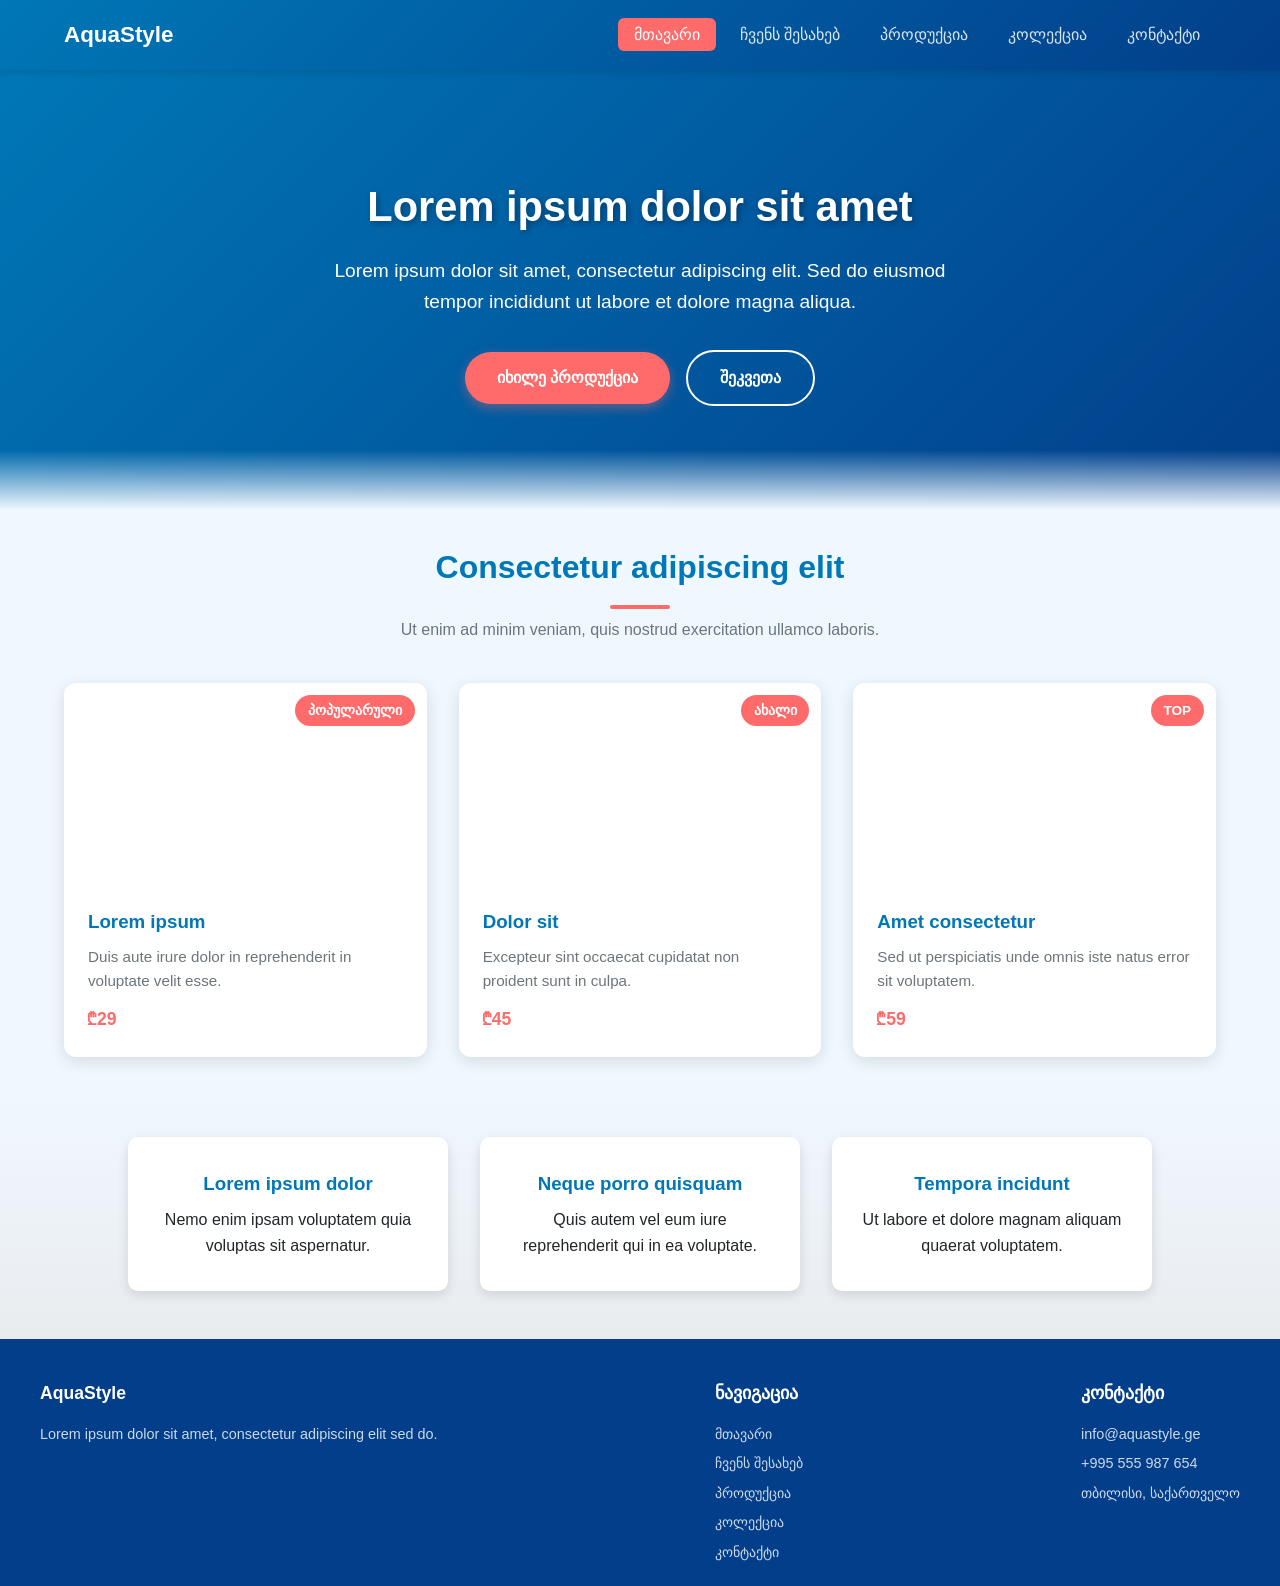
<file: index.html>
<!DOCTYPE html>
<html lang="ka">
<head>
  <meta charset="UTF-8">
  <meta name="viewport" content="width=device-width, initial-scale=1.0">
  <title>AquaStyle — მთავარი</title>
  <link rel="stylesheet" href="css/style.css">
</head>
<body>

  <header class="site-header">
    <div class="header-inner">
      <a href="index.html" class="logo">AquaStyle</a>
      <nav class="main-nav" aria-label="მთავარი ნავიგაცია">
        <ul>
          <li><a href="index.html" class="active">მთავარი</a></li>
          <li><a href="about.html">ჩვენს შესახებ</a></li>
          <li><a href="products.html">პროდუქცია</a></li>
          <li><a href="gallery.html">კოლექცია</a></li>
          <li><a href="contact.html">კონტაქტი</a></li>
        </ul>
      </nav>
    </div>
  </header>

  <main>
    <section class="hero">
      <div class="hero-content">
        <h1>Lorem ipsum dolor sit amet</h1>
        <p>Lorem ipsum dolor sit amet, consectetur adipiscing elit. Sed do eiusmod tempor incididunt ut labore et dolore magna aliqua.</p>
        <a href="products.html" class="btn pulse-animation">იხილე პროდუქცია</a>
        <a href="contact.html" class="btn btn-secondary">შეკვეთა</a>
      </div>
    </section>

    <section class="container">
      <div class="section-title">
        <h2>Consectetur adipiscing elit</h2>
        <p>Ut enim ad minim veniam, quis nostrud exercitation ullamco laboris.</p>
      </div>

      <div class="card-grid">
        <article class="card">
          <div class="card-image img-goggles">
            <span class="badge">პოპულარული</span>
          </div>
          <div class="card-body">
            <h3>Lorem ipsum</h3>
            <p>Duis aute irure dolor in reprehenderit in voluptate velit esse.</p>
            <p class="price">₾29</p>
          </div>
        </article>

        <article class="card">
          <div class="card-image img-shorts">
            <span class="badge">ახალი</span>
          </div>
          <div class="card-body">
            <h3>Dolor sit</h3>
            <p>Excepteur sint occaecat cupidatat non proident sunt in culpa.</p>
            <p class="price">₾45</p>
          </div>
        </article>

        <article class="card">
          <div class="card-image img-umbrella">
            <span class="badge">TOP</span>
          </div>
          <div class="card-body">
            <h3>Amet consectetur</h3>
            <p>Sed ut perspiciatis unde omnis iste natus error sit voluptatem.</p>
            <p class="price">₾59</p>
          </div>
        </article>
      </div>
    </section>

    <section class="features">
      <div class="feature-item">
        <h3>Lorem ipsum dolor</h3>
        <p>Nemo enim ipsam voluptatem quia voluptas sit aspernatur.</p>
      </div>
      <div class="feature-item">
        <h3>Neque porro quisquam</h3>
        <p>Quis autem vel eum iure reprehenderit qui in ea voluptate.</p>
      </div>
      <div class="feature-item">
        <h3>Tempora incidunt</h3>
        <p>Ut labore et dolore magnam aliquam quaerat voluptatem.</p>
      </div>
    </section>
  </main>

  <footer class="site-footer">
    <div class="footer-inner">
      <div class="footer-section">
        <h3>AquaStyle</h3>
        <p>Lorem ipsum dolor sit amet, consectetur adipiscing elit sed do.</p>
      </div>
      <div class="footer-section">
        <h3>ნავიგაცია</h3>
        <ul>
          <li><a href="index.html">მთავარი</a></li>
          <li><a href="about.html">ჩვენს შესახებ</a></li>
          <li><a href="products.html">პროდუქცია</a></li>
          <li><a href="gallery.html">კოლექცია</a></li>
          <li><a href="contact.html">კონტაქტი</a></li>
        </ul>
      </div>
      <div class="footer-section">
        <h3>კონტაქტი</h3>
        <p>info@aquastyle.ge</p>
        <p>+995 555 987 654</p>
        <p>თბილისი, საქართველო</p>
      </div>
    </div>
  </footer>

  <script src="js/main.js"></script>
</body>
</html>
</file>
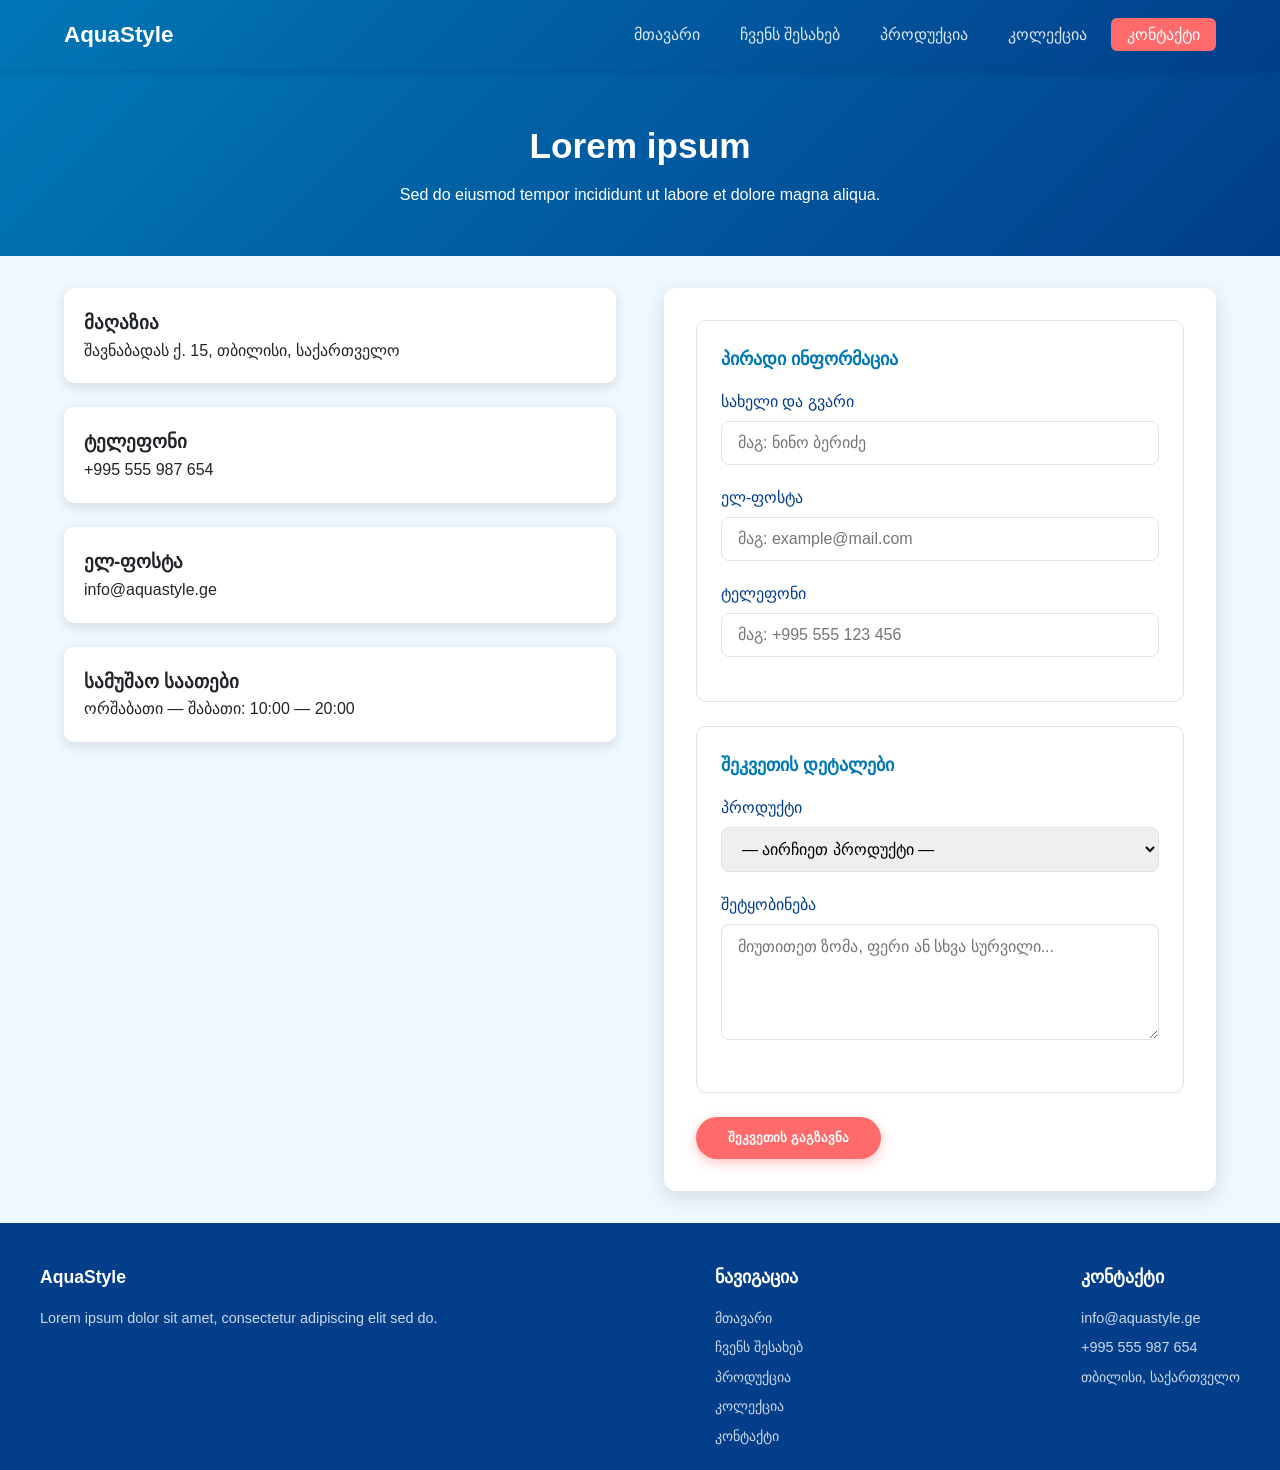
<file: contact.html>
<!DOCTYPE html>
<html lang="ka">
<head>
  <meta charset="UTF-8">
  <meta name="viewport" content="width=device-width, initial-scale=1.0">
  <meta name="description" content="AquaStyle — კონტაქტი და შეკვეთა">
  <title>AquaStyle — კონტაქტი</title>
  <link rel="stylesheet" href="css/style.css">
</head>
<body>

  <header class="site-header">
    <div class="header-inner">
      <a href="index.html" class="logo">AquaStyle</a>
      <nav class="main-nav" aria-label="მთავარი ნავიგაცია">
        <ul>
          <li><a href="index.html">მთავარი</a></li>
          <li><a href="about.html">ჩვენს შესახებ</a></li>
          <li><a href="products.html">პროდუქცია</a></li>
          <li><a href="gallery.html">კოლექცია</a></li>
          <li><a href="contact.html" class="active">კონტაქტი</a></li>
        </ul>
      </nav>
    </div>
  </header>

  <main>
    <section class="page-banner">
      <h1>Lorem ipsum</h1>
      <p>Sed do eiusmod tempor incididunt ut labore et dolore magna aliqua.</p>
    </section>

    <section class="container">
      <div class="contact-wrapper">

        <aside class="contact-info">
          <div class="info-card">
            <div>
              <h3>მაღაზია</h3>
              <p>შავნაბადას ქ. 15, თბილისი, საქართველო</p>
            </div>
          </div>
          <div class="info-card">
            <div>
              <h3>ტელეფონი</h3>
              <p>+995 555 987 654</p>
            </div>
          </div>
          <div class="info-card">
            <div>
              <h3>ელ-ფოსტა</h3>
              <p>info@aquastyle.ge</p>
            </div>
          </div>
          <div class="info-card">
            <div>
              <h3>სამუშაო საათები</h3>
              <p>ორშაბათი — შაბათი: 10:00 — 20:00</p>
            </div>
          </div>
        </aside>

        <form class="contact-form" id="contact-form" action="#" method="post" novalidate>

          <div class="form-section">
            <h3>პირადი ინფორმაცია</h3>

            <div class="form-group">
              <label for="name">სახელი და გვარი</label>
              <input type="text" id="name" name="name" placeholder="მაგ: ნინო ბერიძე" required>
            </div>

            <div class="form-group">
              <label for="email">ელ-ფოსტა</label>
              <input type="email" id="email" name="email" placeholder="მაგ: example@mail.com" required>
            </div>

            <div class="form-group">
              <label for="phone">ტელეფონი</label>
              <input type="tel" id="phone" name="phone" placeholder="მაგ: +995 555 123 456">
            </div>
          </div>

          <div class="form-section">
            <h3>შეკვეთის დეტალები</h3>

            <div class="form-group">
              <label for="product">პროდუქტი</label>
              <select id="product" name="product">
                <option value="">— აირჩიეთ პროდუქტი —</option>
                <option value="goggles">საცურაო სათვალე</option>
                <option value="monokini">მონოკინი</option>
                <option value="trunks">საცურაო შორტები</option>
                <option value="kids">ბავშვის კომპლექტი</option>
              </select>
            </div>

            <div class="form-group">
              <label for="message">შეტყობინება</label>
              <textarea id="message" name="message" rows="5" placeholder="მიუთითეთ ზომა, ფერი ან სხვა სურვილი..." required></textarea>
            </div>
          </div>

          <button type="submit" class="btn">შეკვეთის გაგზავნა</button>
          <div class="form-success" id="form-success">თქვენი შეკვეთა წარმატებით გაიგზავნა!</div>
        </form>

      </div>
    </section>
  </main>

  <footer class="site-footer">
    <div class="footer-inner">
      <div class="footer-section">
        <h3>AquaStyle</h3>
        <p>Lorem ipsum dolor sit amet, consectetur adipiscing elit sed do.</p>
      </div>
      <div class="footer-section">
        <h3>ნავიგაცია</h3>
        <ul>
          <li><a href="index.html">მთავარი</a></li>
          <li><a href="about.html">ჩვენს შესახებ</a></li>
          <li><a href="products.html">პროდუქცია</a></li>
          <li><a href="gallery.html">კოლექცია</a></li>
          <li><a href="contact.html">კონტაქტი</a></li>
        </ul>
      </div>
      <div class="footer-section">
        <h3>კონტაქტი</h3>
        <p>info@aquastyle.ge</p>
        <p>+995 555 987 654</p>
        <p>თბილისი, საქართველო</p>
      </div>
    </div>
  </footer>

  <div class="popup-overlay" id="popup">
    <div class="popup-box">
      <p id="popup-text"></p>
      <button type="button" class="btn" id="popup-close">დახურვა</button>
    </div>
  </div>

  <script src="js/main.js"></script>
</body>
</html>
</file>
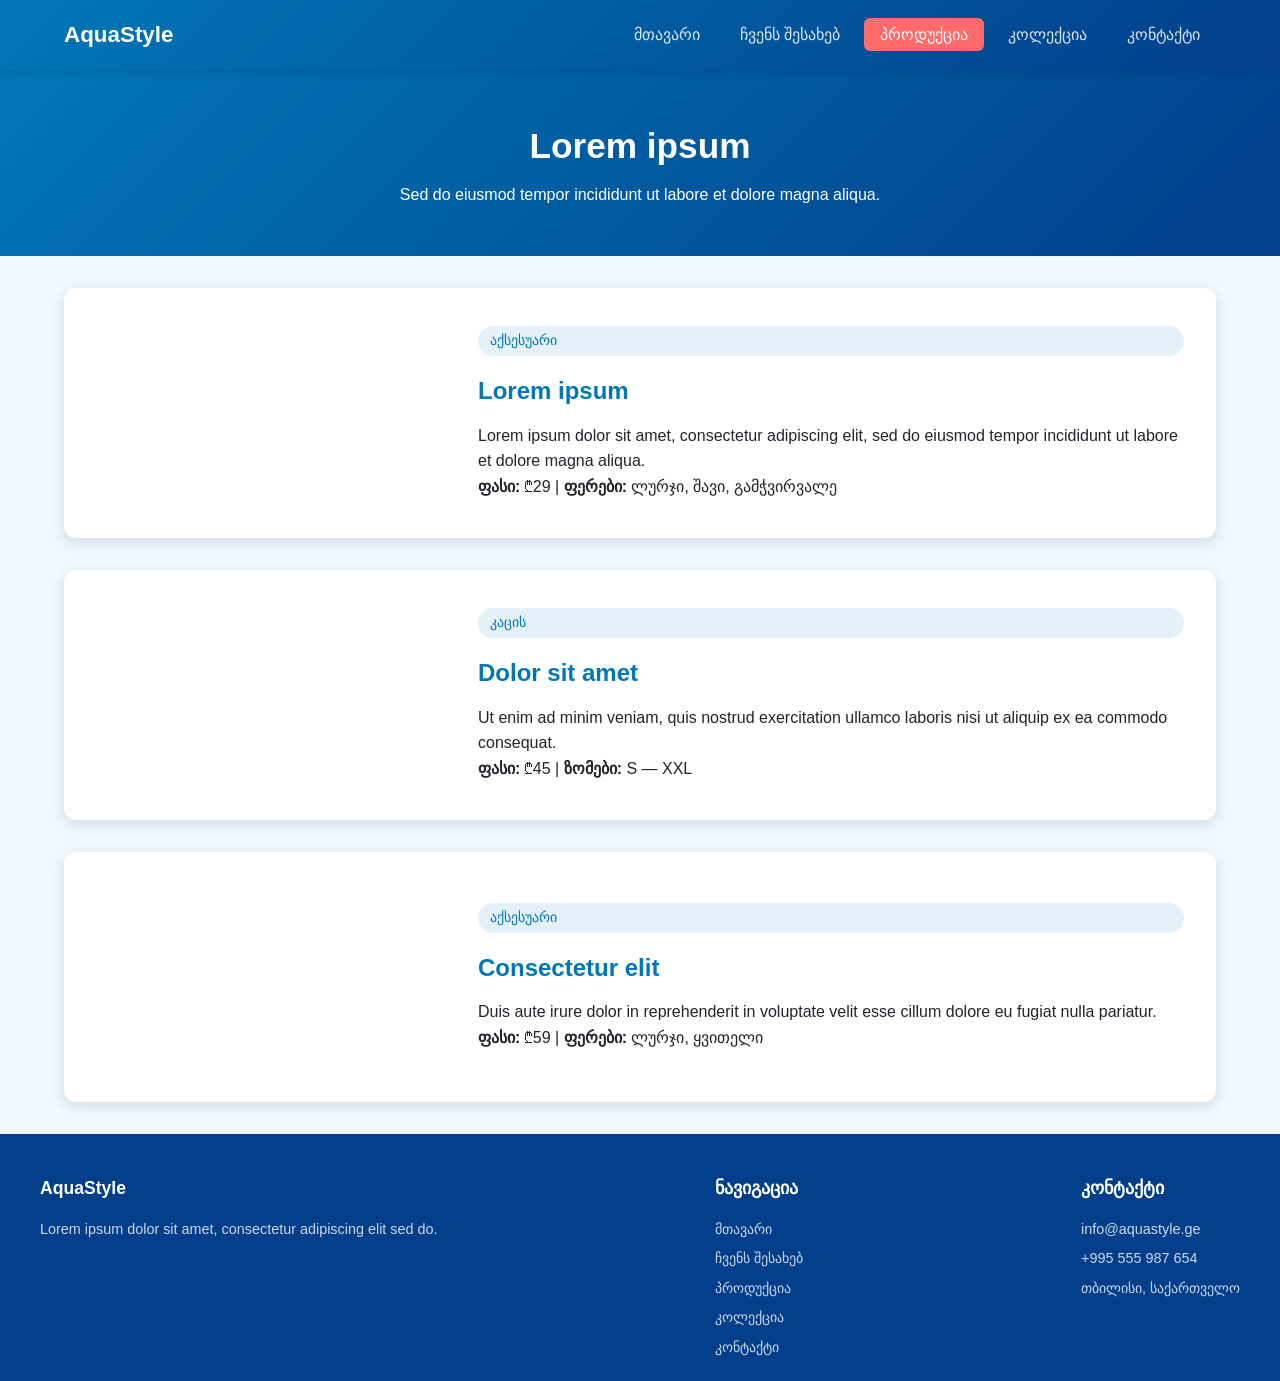
<file: products.html>
<!DOCTYPE html>
<html lang="ka">
<head>
  <meta charset="UTF-8">
  <meta name="viewport" content="width=device-width, initial-scale=1.0">
  <title>AquaStyle — პროდუქცია</title>
  <link rel="stylesheet" href="css/style.css">
</head>
<body>

  <header class="site-header">
    <div class="header-inner">
      <a href="index.html" class="logo">AquaStyle</a>
      <nav class="main-nav" aria-label="მთავარი ნავიგაცია">
        <ul>
          <li><a href="index.html">მთავარი</a></li>
          <li><a href="about.html">ჩვენს შესახებ</a></li>
          <li><a href="products.html" class="active">პროდუქცია</a></li>
          <li><a href="gallery.html">კოლექცია</a></li>
          <li><a href="contact.html">კონტაქტი</a></li>
        </ul>
      </nav>
    </div>
  </header>

  <main>
    <section class="page-banner">
      <h1>Lorem ipsum</h1>
      <p>Sed do eiusmod tempor incididunt ut labore et dolore magna aliqua.</p>
    </section>

    <section class="container">
      <div class="destination-list">

        <article class="destination-item">
          <div class="destination-img img-goggles"></div>
          <div class="destination-info">
            <span class="tag">აქსესუარი</span>
            <h3>Lorem ipsum</h3>
            <p>Lorem ipsum dolor sit amet, consectetur adipiscing elit, sed do eiusmod tempor incididunt ut labore et dolore magna aliqua.</p>
            <p><strong>ფასი:</strong> ₾29 | <strong>ფერები:</strong> ლურჯი, შავი, გამჭვირვალე</p>
          </div>
        </article>

        <article class="destination-item">
          <div class="destination-img img-shorts"></div>
          <div class="destination-info">
            <span class="tag">კაცის</span>
            <h3>Dolor sit amet</h3>
            <p>Ut enim ad minim veniam, quis nostrud exercitation ullamco laboris nisi ut aliquip ex ea commodo consequat.</p>
            <p><strong>ფასი:</strong> ₾45 | <strong>ზომები:</strong> S — XXL</p>
          </div>
        </article>

        <article class="destination-item">
          <div class="destination-img img-umbrella"></div>
          <div class="destination-info">
            <span class="tag">აქსესუარი</span>
            <h3>Consectetur elit</h3>
            <p>Duis aute irure dolor in reprehenderit in voluptate velit esse cillum dolore eu fugiat nulla pariatur.</p>
            <p><strong>ფასი:</strong> ₾59 | <strong>ფერები:</strong> ლურჯი, ყვითელი</p>
          </div>
        </article>

      </div>
    </section>
  </main>

  <footer class="site-footer">
    <div class="footer-inner">
      <div class="footer-section">
        <h3>AquaStyle</h3>
        <p>Lorem ipsum dolor sit amet, consectetur adipiscing elit sed do.</p>
      </div>
      <div class="footer-section">
        <h3>ნავიგაცია</h3>
        <ul>
          <li><a href="index.html">მთავარი</a></li>
          <li><a href="about.html">ჩვენს შესახებ</a></li>
          <li><a href="products.html">პროდუქცია</a></li>
          <li><a href="gallery.html">კოლექცია</a></li>
          <li><a href="contact.html">კონტაქტი</a></li>
        </ul>
      </div>
      <div class="footer-section">
        <h3>კონტაქტი</h3>
        <p>info@aquastyle.ge</p>
        <p>+995 555 987 654</p>
        <p>თბილისი, საქართველო</p>
      </div>
    </div>
  </footer>

  <script src="js/main.js"></script>
</body>
</html>
</file>
<file: css/style.css>
* {
  margin: 0;
  padding: 0;
  box-sizing: border-box;
}

html {
  scroll-behavior: smooth;
}

body {
  font-family: "Segoe UI", Tahoma, Geneva, Verdana, sans-serif;
  line-height: 1.6;
  color: #212529;
  background-color: rgb(240, 248, 255);
  min-height: 100vh;
  display: flex;
  flex-direction: column;
}

/* highlight color */
::selection {
  background-color: #0077b6;
  color: #ffffff;
}

img {
  max-width: 100%;
  height: auto;
  display: block;
}

a {
  text-decoration: none;
  color: inherit;
  transition: color 0.25s ease;
}

ul {
  list-style: none;
}

/* header */
.site-header {
  position: fixed;
  top: 0;
  left: 0;
  width: 100%;
  z-index: 1000;
  background: linear-gradient(135deg, #0077b6, #023e8a);
  box-shadow: 0 2px 8px rgba(0, 0, 0, 0.12);
}

.header-inner {
  max-width: 1200px;
  margin: 0 auto;
  padding: 0 1.5rem;
  display: flex;
  justify-content: space-between;
  align-items: center;
  height: 70px;
}

.logo {
  font-size: 1.4rem;
  font-weight: 700;
  color: #ffffff;
}

/* nav */
.main-nav ul {
  display: flex;
  gap: 0.5rem;
}

.main-nav a {
  color: rgba(255, 255, 255, 0.85);
  padding: 0.5rem 1rem;
  border-radius: 6px;
  font-weight: 500;
  transition: background-color 0.25s ease, transform 0.25s ease;
}

.main-nav a:hover {
  background-color: rgba(255, 255, 255, 0.15);
  color: #ffffff;
  transform: translateY(-2px);
}

.main-nav a.active {
  background-color: #ff6b6b;
  color: #ffffff;
}

main {
  flex: 1;
  margin-top: 70px;
}

.container {
  max-width: 1200px;
  margin: 0 auto;
  padding: 2rem 1.5rem;
}

/* hero */
.hero {
  position: relative;
  min-height: 440px;
  display: flex;
  align-items: center;
  justify-content: center;
  text-align: center;
  background: linear-gradient(135deg, #0077b6, #023e8a);
  color: #ffffff;
  overflow: hidden;
}

.hero::after {
  content: "";
  position: absolute;
  bottom: 0;
  left: 0;
  width: 100%;
  height: 60px;
  background: linear-gradient(transparent, rgb(240, 248, 255));
}

.hero-content {
  position: relative;
  z-index: 1;
  max-width: 700px;
  padding: 2rem;
  animation: fadeInUp 0.8s ease;
}

.hero h1 {
  font-size: 2.6rem;
  margin-bottom: 1rem;
  text-shadow: 2px 2px 6px rgba(0, 0, 0, 0.35);
}

.hero p {
  font-size: 1.2rem;
  margin-bottom: 2rem;
}

.btn {
  display: inline-block;
  padding: 0.85rem 2rem;
  background: #ff6b6b;
  color: #ffffff;
  font-weight: 600;
  border-radius: 50px;
  border: none;
  cursor: pointer;
  box-shadow: 0 4px 12px rgba(255, 107, 107, 0.4);
  transition: transform 0.25s ease, background-color 0.25s ease;
}

.btn:hover {
  background: #e85555;
  transform: scale(1.05);
}

.btn-secondary {
  background: transparent;
  color: #ffffff;
  border: 2px solid #ffffff;
  box-shadow: none;
  margin-left: 0.75rem;
}

.btn-secondary:hover {
  background: rgba(255, 255, 255, 0.15);
}

/* section titles */
.section-title {
  text-align: center;
  margin-bottom: 2.5rem;
}

.section-title h2 {
  font-size: 2rem;
  color: #0077b6;
  margin-bottom: 0.5rem;
}

.section-title h2::after {
  content: "";
  display: block;
  width: 60px;
  height: 4px;
  background: #ff6b6b;
  margin: 0.75rem auto 0;
  border-radius: 2px;
}

.section-title p {
  color: rgb(108, 117, 125);
  max-width: 600px;
  margin: 0 auto;
}

/* cards */
.card-grid {
  display: grid;
  grid-template-columns: repeat(auto-fit, minmax(280px, 1fr));
  gap: 2rem;
}

.card {
  background: #ffffff;
  border-radius: 12px;
  overflow: hidden;
  box-shadow: 0 4px 16px rgba(0, 0, 0, 0.12);
  transition: transform 0.25s ease, box-shadow 0.25s ease;
}

.card:hover {
  transform: translateY(-6px);
  box-shadow: 0 10px 24px rgba(0, 0, 0, 0.18);
}

.card-image {
  height: 200px;
  background-size: cover;
  background-position: center;
  position: relative;
}

.card-image .badge {
  position: absolute;
  top: 12px;
  right: 12px;
  background: #ff6b6b;
  color: #ffffff;
  padding: 0.3rem 0.8rem;
  border-radius: 20px;
  font-size: 0.85rem;
  font-weight: 600;
}

.card-body {
  padding: 1.5rem;
}

.card-body h3 {
  color: #0077b6;
  margin-bottom: 0.5rem;
}

.card-body p {
  color: rgb(108, 117, 125);
  font-size: 0.95rem;
}

.card-body .price {
  margin-top: 0.75rem;
  font-size: 1.1rem;
  font-weight: 700;
  color: #ff6b6b;
}

/* features */
.features {
  display: flex;
  flex-wrap: wrap;
  gap: 2rem;
  justify-content: center;
  padding: 3rem 0;
  background: linear-gradient(180deg, rgb(240, 248, 255), rgb(233, 236, 239));
}

.feature-item {
  flex: 1 1 250px;
  max-width: 320px;
  text-align: center;
  padding: 2rem 1.5rem;
  background: #ffffff;
  border-radius: 10px;
  box-shadow: 0 4px 12px rgba(0, 0, 0, 0.12);
  transition: transform 0.25s ease;
}

.feature-item:hover {
  transform: translateY(-4px);
}

.feature-item h3 {
  color: #0077b6;
  margin-bottom: 0.5rem;
}

/* about page */
.about-content {
  display: grid;
  grid-template-columns: 1fr 1fr;
  gap: 3rem;
  align-items: center;
}

.about-image {
  position: relative;
  border-radius: 12px;
  overflow: hidden;
  box-shadow: 0 6px 20px rgba(0, 0, 0, 0.12);
}

.about-image img {
  width: 100%;
  height: 400px;
  object-fit: cover;
}

.about-text h2 {
  color: #0077b6;
  margin-bottom: 1rem;
}

.about-text p {
  margin-bottom: 1rem;
  color: #212529;
}

.stats {
  display: flex;
  gap: 2rem;
  margin-top: 2rem;
}

.stat-item {
  text-align: center;
}

.stat-item .number {
  font-size: 2rem;
  font-weight: 700;
  color: rgb(0, 180, 216);
}

.stat-item .label {
  font-size: 0.85rem;
  color: rgb(108, 117, 125);
}

/* destinations / products */
.destination-list {
  display: flex;
  flex-direction: column;
  gap: 2rem;
}

.destination-item {
  display: flex;
  gap: 2rem;
  background: #ffffff;
  border-radius: 12px;
  overflow: hidden;
  box-shadow: 0 4px 14px rgba(0, 0, 0, 0.12);
  transition: box-shadow 0.25s ease;
}

.destination-item:hover {
  box-shadow: 0 8px 22px rgba(0, 0, 0, 0.16);
}

.destination-img {
  flex: 0 0 350px;
  min-height: 250px;
  background-size: cover;
  background-position: center;
}

.destination-info {
  flex: 1;
  padding: 2rem;
  display: flex;
  flex-direction: column;
  justify-content: center;
}

.destination-info h3 {
  color: #0077b6;
  font-size: 1.5rem;
  margin-bottom: 0.75rem;
}

.destination-info .tag {
  display: inline-block;
  background: rgba(0, 119, 182, 0.1);
  color: #0077b6;
  padding: 0.25rem 0.75rem;
  border-radius: 20px;
  font-size: 0.85rem;
  margin-bottom: 1rem;
}

/* gallery */
.gallery-grid {
  display: grid;
  grid-template-columns: repeat(auto-fill, minmax(280px, 1fr));
  gap: 1.5rem;
}

.gallery-item {
  position: relative;
  border-radius: 10px;
  overflow: hidden;
  height: 250px;
  box-shadow: 0 4px 12px rgba(0, 0, 0, 0.12);
}

.gallery-item img {
  width: 100%;
  height: 100%;
  object-fit: cover;
  transition: transform 0.4s ease;
}

.gallery-item:hover img {
  transform: scale(1.08);
}

.gallery-overlay {
  position: absolute;
  bottom: 0;
  left: 0;
  width: 100%;
  padding: 1.5rem 1rem 1rem;
  background: linear-gradient(transparent, rgba(0, 0, 0, 0.75));
  color: #ffffff;
}

.gallery-overlay h3 {
  font-size: 1.05rem;
  font-weight: 500;
}

/* contact form */
.contact-wrapper {
  display: grid;
  grid-template-columns: 1fr 1fr;
  gap: 3rem;
}

.contact-info {
  display: flex;
  flex-direction: column;
  gap: 1.5rem;
}

.info-card {
  display: flex;
  align-items: center;
  gap: 1rem;
  padding: 1.25rem;
  background: #ffffff;
  border-radius: 10px;
  box-shadow: 0 4px 12px rgba(0, 0, 0, 0.12);
  transition: transform 0.25s ease;
}

.info-card:hover {
  transform: translateX(6px);
}

.contact-form {
  background: #ffffff;
  padding: 2rem;
  border-radius: 12px;
  box-shadow: 0 6px 20px rgba(0, 0, 0, 0.12);
}

.form-section {
  border: 1px solid #dee2e6;
  border-radius: 10px;
  padding: 1.5rem;
  margin-bottom: 1.5rem;
}

.form-section h3 {
  font-weight: 600;
  color: #0077b6;
  font-size: 1.1rem;
  margin-bottom: 1rem;
}

.form-group {
  margin-bottom: 1.25rem;
}

.form-group label {
  display: block;
  margin-bottom: 0.4rem;
  font-weight: 500;
  color: #023e8a;
}

.form-group input,
.form-group textarea,
.form-group select {
  width: 100%;
  padding: 0.75rem 1rem;
  border: 1px solid #dee2e6;
  border-radius: 8px;
  font-family: inherit;
  font-size: 1rem;
  transition: border-color 0.25s ease, box-shadow 0.25s ease;
}

.form-group input:focus,
.form-group textarea:focus,
.form-group select:focus {
  outline: none;
  border-color: #0077b6;
  box-shadow: 0 0 0 3px rgba(0, 119, 182, 0.2);
}

.form-success {
  display: none;
  padding: 1rem;
  background: rgba(0, 119, 182, 0.1);
  color: #0077b6;
  border-radius: 8px;
  text-align: center;
  margin-top: 1rem;
  font-weight: 500;
}

.form-success.visible {
  display: block;
  animation: fadeInUp 0.4s ease;
}

/* popup */
.popup-overlay {
  display: none;
  position: fixed;
  top: 0;
  left: 0;
  width: 100%;
  height: 100%;
  background: rgba(0, 0, 0, 0.5);
  z-index: 2000;
  justify-content: center;
  align-items: center;
}

.popup-overlay.visible {
  display: flex;
}

.popup-box {
  background: #ffffff;
  padding: 2rem;
  border-radius: 12px;
  width: 90%;
  max-width: 360px;
  text-align: center;
  box-shadow: 0 10px 30px rgba(0, 0, 0, 0.3);
  animation: fadeInUp 0.3s ease;
}

.popup-box p {
  margin-bottom: 1.5rem;
  font-size: 1.05rem;
  color: #212529;
}

/* page banner */
.page-banner {
  background: linear-gradient(135deg, #0077b6, #023e8a);
  color: #ffffff;
  text-align: center;
  padding: 3rem 1.5rem;
}

.page-banner h1 {
  font-size: 2.2rem;
  margin-bottom: 0.5rem;
}

/* footer */
.site-footer {
  background: #023e8a;
  color: rgba(255, 255, 255, 0.8);
  padding: 2.5rem 1.5rem 1rem;
  margin-top: auto;
}

.footer-inner {
  max-width: 1200px;
  margin: 0 auto;
  display: flex;
  flex-wrap: wrap;
  justify-content: space-between;
  gap: 2rem;
}

.footer-section h3 {
  color: #ffffff;
  margin-bottom: 1rem;
  font-size: 1.1rem;
}

.footer-section p,
.footer-section li {
  font-size: 0.9rem;
  margin-bottom: 0.4rem;
}

.footer-section a:hover {
  color: #ff6b6b;
}

/* animations */
@keyframes fadeInUp {
  from {
    opacity: 0;
    transform: translateY(25px);
  }
  to {
    opacity: 1;
    transform: translateY(0);
  }
}

@keyframes pulse {
  0%, 100% {
    transform: scale(1);
  }
  50% {
    transform: scale(1.05);
  }
}

.pulse-animation {
  animation: pulse 2s ease infinite;
}

/* product images */
.img-goggles {
  background-image: url("https://static.vecteezy.com/system/resources/thumbnails/075/216/706/small/a-pair-of-goggles-with-blue-lenses-on-a-blue-background-photo.jpg");
}

.img-shorts {
  background-image: url("https://dev-topsport.fra1.digitaloceanspaces.com/uploads/139724/1.avif");
}

.img-umbrella {
  background-image: url("https://hips.hearstapps.com/vader-prod.s3.amazonaws.com/1657293491-51xvil-MhxL._SL500_.jpg?crop=0.990xw:1xh;center,top&resize=980:*");
}

/* responsive */
@media (max-width: 768px) {
  .site-header {
    position: static;
  }

  .header-inner {
    flex-direction: column;
    height: auto;
    padding: 1rem;
    gap: 0.75rem;
  }

  .main-nav ul {
    flex-wrap: wrap;
    justify-content: center;
  }

  main {
    margin-top: 0;
  }

  .hero h1 {
    font-size: 2rem;
  }

  .hero p {
    font-size: 1rem;
  }

  .btn-secondary {
    margin-left: 0;
    margin-top: 0.75rem;
  }

  .about-content {
    grid-template-columns: 1fr;
  }

  .destination-item,
  .destination-item:nth-of-type(even) {
    flex-direction: column;
  }

  .destination-img {
    flex: none;
    min-height: 200px;
  }

  .contact-wrapper {
    grid-template-columns: 1fr;
  }

  .stats {
    flex-wrap: wrap;
    justify-content: center;
  }

  .footer-inner {
    flex-direction: column;
    text-align: center;
  }
}

@media (max-width: 480px) {
  .hero {
    min-height: 360px;
  }

  .section-title h2 {
    font-size: 1.6rem;
  }

  .card-grid {
    grid-template-columns: 1fr;
  }
}
</file>
